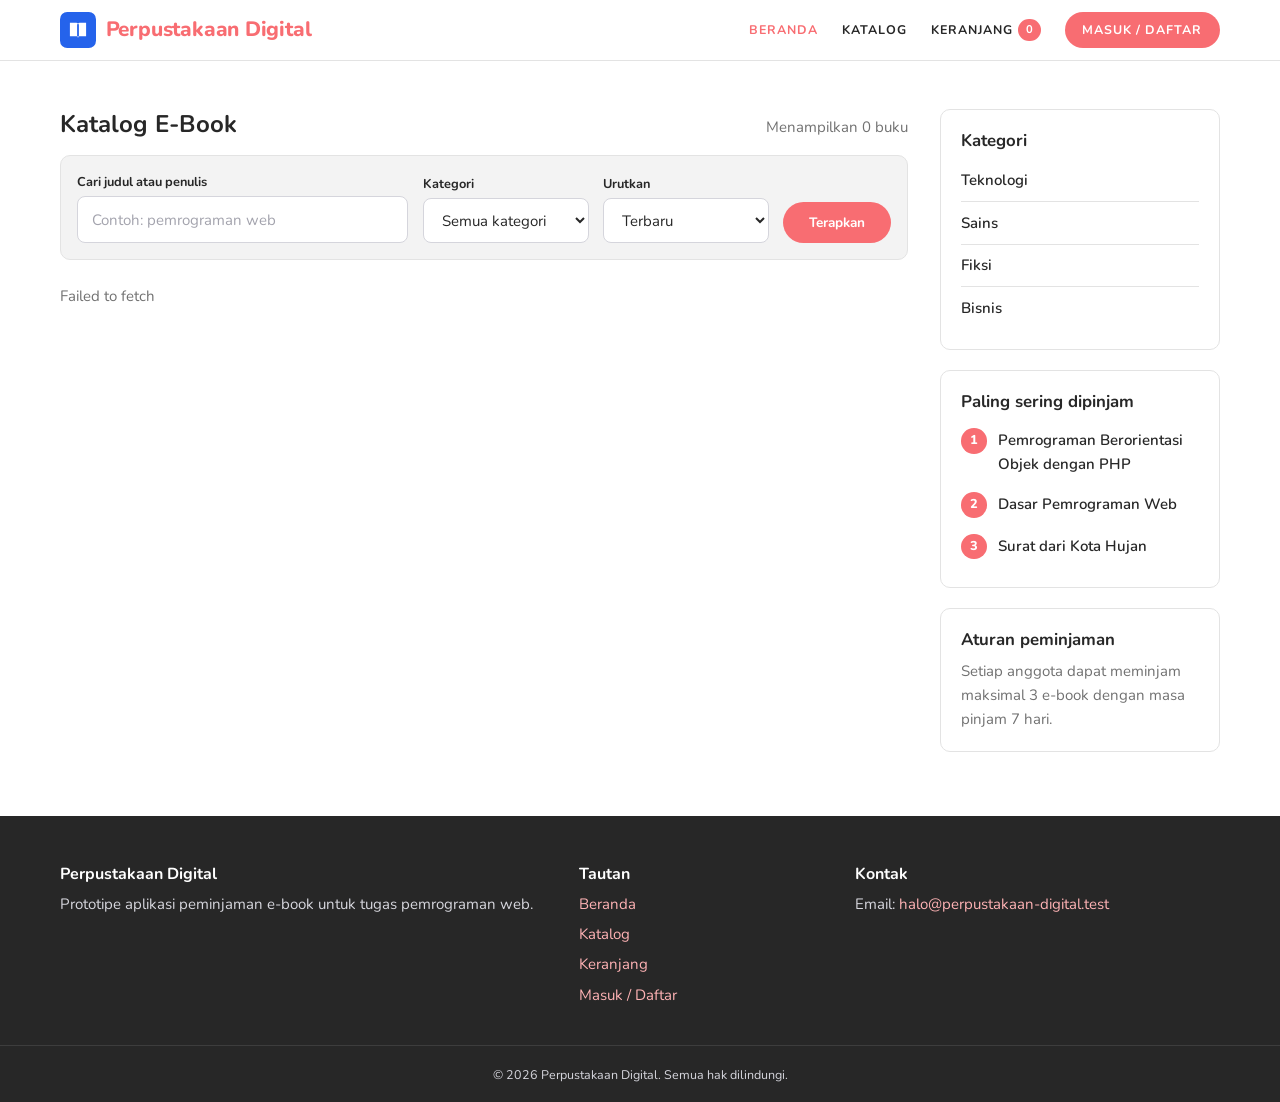
<file: index.html>
<!DOCTYPE html>
<html lang="id">
<head>
  <meta charset="UTF-8">
  <meta name="viewport" content="width=device-width, initial-scale=1">
  <meta name="description" content="Katalog e-book digital. Cari, pilih, dan pinjam buku favoritmu secara online.">
  <title>Katalog E-Book | Perpustakaan Digital</title>

  <!-- CSS utama (dibuat pada tahap berikutnya) -->
  <link rel="stylesheet" href="assets/public/css/style.css">
</head>
<body>

  <!-- Tautan lompat untuk pengguna keyboard / pembaca layar -->
  <a class="skip-link" href="#konten-utama">Lewati ke konten utama</a>

  <!-- ===================== HEADER ===================== -->
  <header class="site-header" id="site-header">
    <div class="container site-header__inner">

      <a class="brand" href="index.html" aria-label="Perpustakaan Digital, ke beranda">
        <img class="brand__logo" src="data:image/svg+xml;utf8,<svg xmlns='http://www.w3.org/2000/svg' width='40' height='40' viewBox='0 0 40 40'><rect width='40' height='40' rx='8' fill='%232563eb'/><path d='M11 12h7a3 3 0 0 1 3 3v14a2 2 0 0 0-2-2h-8V12zm18 0h-7a3 3 0 0 0-3 3v14a2 2 0 0 1 2-2h8V12z' fill='%23ffffff'/></svg>" alt="" width="40" height="40">
        <span class="brand__name">Perpustakaan Digital</span>
      </a>

      <nav class="main-nav" id="main-nav" aria-label="Navigasi utama">
        <ul class="main-nav__list">
          <li><a class="main-nav__link" href="index.html" aria-current="page">Beranda</a></li>
          <li><a class="main-nav__link" href="index.html#katalog">Katalog</a></li>
          <li><a class="main-nav__link" href="cart.html">Keranjang <span class="badge" id="cart-count">0</span></a></li>
          <li><a class="main-nav__link main-nav__link--cta" href="login.html">Masuk / Daftar</a></li>
        </ul>
      </nav>

    </div>
  </header>

  <!-- ===================== MAIN ===================== -->
  <main id="konten-utama">

    <!-- Hero / pengantar -->
    <section class="hero" id="hero" aria-labelledby="hero-judul">

    </section>

    <div class="container layout">

      <!-- Katalog -->
      <section class="catalog" id="katalog" aria-labelledby="katalog-judul">
        <header class="section-header">
          <h2 id="katalog-judul">Katalog E-Book</h2>
          <p class="section-header__desc">Menampilkan <span id="jumlah-buku">6</span> buku</p>
        </header>

        <!-- Pencarian & filter (logika diisi Anggota C) -->
        <form class="filter" id="form-filter" role="search" aria-label="Cari dan filter e-book" action="#" method="get">
          <div class="filter__field filter__field--search">
            <label for="cari-buku">Cari judul atau penulis</label>
            <input type="search" id="cari-buku" name="q" placeholder="Contoh: pemrograman web">
          </div>

          <div class="filter__field">
            <label for="filter-kategori">Kategori</label>
            <select id="filter-kategori" name="kategori">
              <option value="">Semua kategori</option>
              <option value="teknologi">Teknologi</option>
              <option value="sains">Sains</option>
              <option value="fiksi">Fiksi</option>
              <option value="bisnis">Bisnis</option>
            </select>
          </div>

          <div class="filter__field">
            <label for="urutkan">Urutkan</label>
            <select id="urutkan" name="urutkan">
              <option value="terbaru">Terbaru</option>
              <option value="judul">Judul (A–Z)</option>
              <option value="populer">Terpopuler</option>
            </select>
          </div>

          <button class="btn btn--primary" type="submit">Terapkan</button>
        </form>

        <!-- Daftar buku -->
        <div class="book-grid" id="daftar-buku">

        </div>

        <!-- Paginasi -->
        <nav class="pagination" id="pagination-katalog" aria-label="Halaman katalog">
          <ul class="pagination__list"></ul>
        </nav>
      </section>

      <!-- Sidebar -->
      <aside class="sidebar" aria-label="Informasi tambahan">

        <section class="sidebar__block" aria-labelledby="aside-kategori">
          <h2 id="aside-kategori">Kategori</h2>
          <ul class="category-list">
            <li><a href="#katalog" data-kategori="teknologi">Teknologi</a></li>
            <li><a href="#katalog" data-kategori="sains">Sains</a></li>
            <li><a href="#katalog" data-kategori="fiksi">Fiksi</a></li>
            <li><a href="#katalog" data-kategori="bisnis">Bisnis</a></li>
          </ul>
        </section>

        <section class="sidebar__block" aria-labelledby="aside-populer">
          <h2 id="aside-populer">Paling sering dipinjam</h2>
          <ol class="popular-list">
            <li><a href="#detail-2">Pemrograman Berorientasi Objek dengan PHP</a></li>
            <li><a href="#detail-1">Dasar Pemrograman Web</a></li>
            <li><a href="#detail-4">Surat dari Kota Hujan</a></li>
          </ol>
        </section>

        <section class="sidebar__block" aria-labelledby="aside-aturan">
          <h2 id="aside-aturan">Aturan peminjaman</h2>
          <p>Setiap anggota dapat meminjam maksimal 3 e-book dengan masa pinjam 7 hari.</p>
        </section>

      </aside>

    </div>
  </main>

  <!-- ===================== FOOTER ===================== -->
  <footer class="site-footer" id="site-footer">
    <div class="container site-footer__inner">

      <section class="site-footer__about" aria-labelledby="footer-tentang">
        <h2 id="footer-tentang">Perpustakaan Digital</h2>
        <p>Prototipe aplikasi peminjaman e-book untuk tugas pemrograman web.</p>
      </section>

      <nav class="site-footer__nav" aria-label="Navigasi footer">
        <h2>Tautan</h2>
        <ul>
          <li><a href="index.html">Beranda</a></li>
          <li><a href="index.html#katalog">Katalog</a></li>
          <li><a href="cart.html">Keranjang</a></li>
          <li><a href="login.html">Masuk / Daftar</a></li>
        </ul>
      </nav>

      <address class="site-footer__contact">
        <h2>Kontak</h2>
        <p>Email: <a href="mailto:halo@perpustakaan-digital.test">halo@perpustakaan-digital.test</a></p>
      </address>

    </div>
    <p class="site-footer__copy">
      <small>&copy; 2026 Perpustakaan Digital. Semua hak dilindungi.</small>
    </p>
  </footer>

  <!-- ===================== SCRIPTS ===================== -->
  <script src="assets/js/app.js"></script>
  <script src="assets/js/book.js"></script>
  <script src="assets/js/auth.js"></script>
  <script src="assets/js/cart.js"></script>
  <script src="assets/js/features.js"></script>
</body>
</html>
</file>
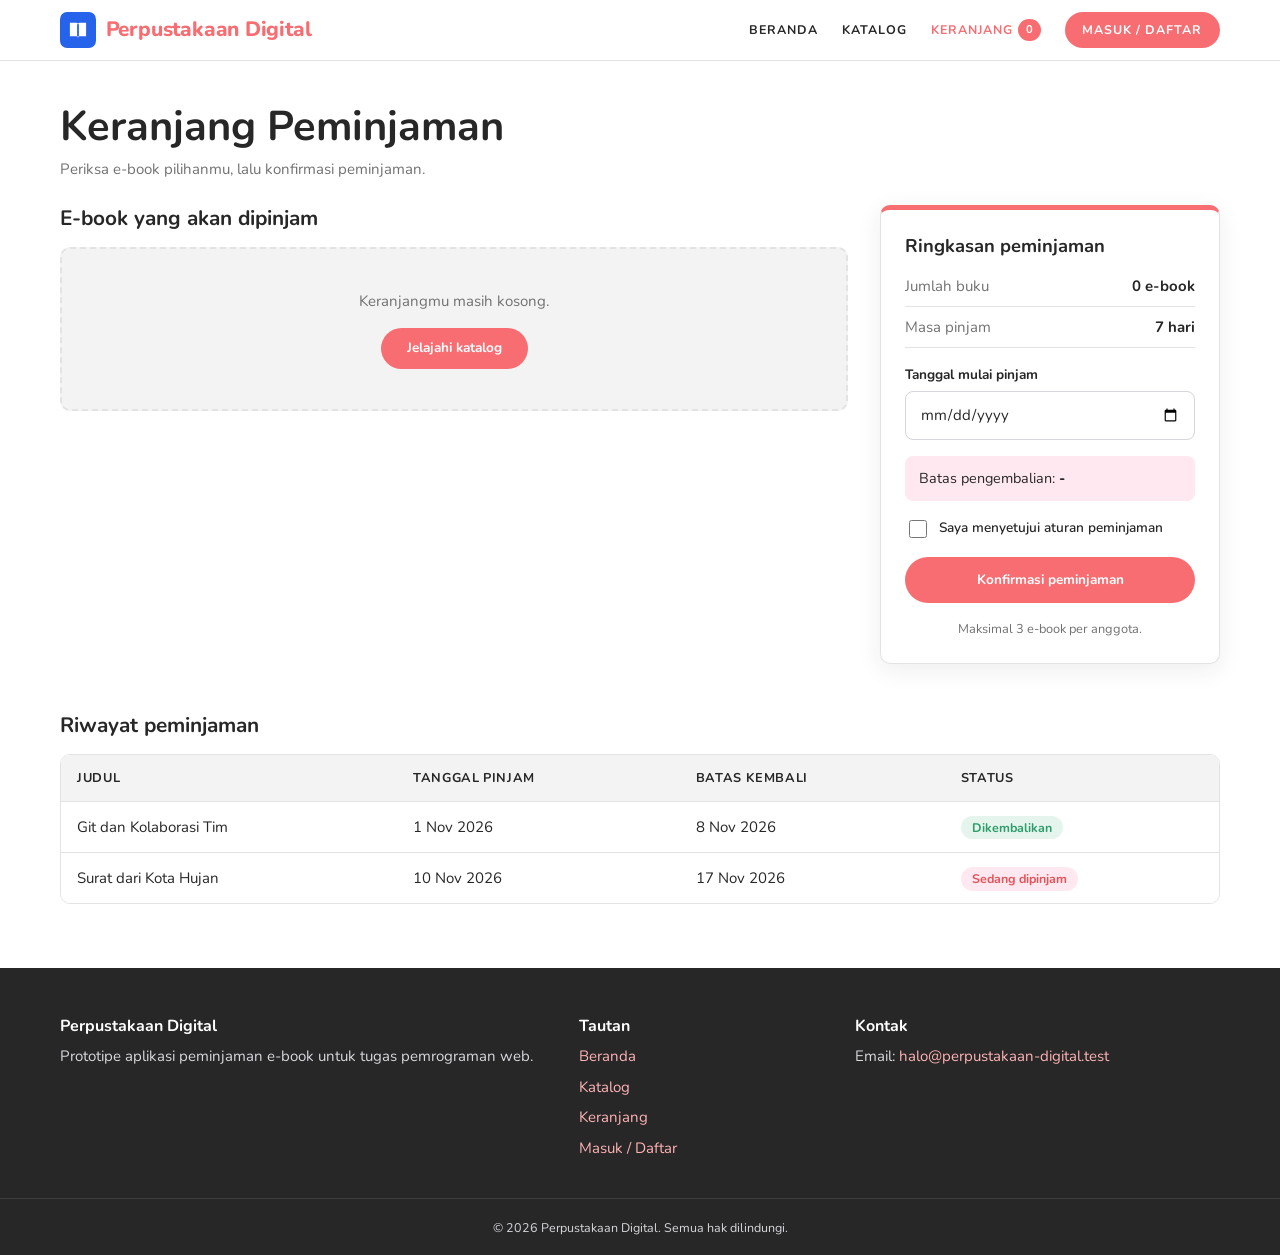
<file: cart.html>
<!DOCTYPE html>
<html lang="id">
<head>
  <meta charset="UTF-8">
  <meta name="viewport" content="width=device-width, initial-scale=1">
  <meta name="description" content="Tinjau e-book yang akan dipinjam dan konfirmasi transaksi peminjaman.">
  <title>Keranjang Peminjaman | Perpustakaan Digital</title>

  <!-- CSS utama -->
  <link rel="stylesheet" href="assets/public/css/style.css">
</head>
<body class="page-cart">

  <!-- Tautan lompat untuk pengguna keyboard / pembaca layar -->
  <a class="skip-link" href="#konten-utama">Lewati ke konten utama</a>

  <!-- ===================== HEADER ===================== -->
  <header class="site-header" id="site-header">
    <div class="container site-header__inner">

      <a class="brand" href="index.html" aria-label="Perpustakaan Digital, ke beranda">
        <img class="brand__logo" src="data:image/svg+xml;utf8,<svg xmlns='http://www.w3.org/2000/svg' width='40' height='40' viewBox='0 0 40 40'><rect width='40' height='40' rx='8' fill='%232563eb'/><path d='M11 12h7a3 3 0 0 1 3 3v14a2 2 0 0 0-2-2h-8V12zm18 0h-7a3 3 0 0 0-3 3v14a2 2 0 0 1 2-2h8V12z' fill='%23ffffff'/></svg>" alt="" width="40" height="40">
        <span class="brand__name">Perpustakaan Digital</span>
      </a>

      <nav class="main-nav" id="main-nav" aria-label="Navigasi utama">
        <ul class="main-nav__list">
          <li><a class="main-nav__link" href="index.html">Beranda</a></li>
          <li><a class="main-nav__link" href="index.html#katalog">Katalog</a></li>
          <li><a class="main-nav__link" href="cart.html" aria-current="page">Keranjang <span class="badge" id="cart-count">2</span></a></li>
          <li><a class="main-nav__link main-nav__link--cta" href="login.html">Masuk / Daftar</a></li>
        </ul>
      </nav>

    </div>
  </header>

  <!-- ===================== MAIN ===================== -->
  <main id="konten-utama">
    <div class="container">

      <header class="page-title">
        <h1>Keranjang Peminjaman</h1>
        <p>Periksa e-book pilihanmu, lalu konfirmasi peminjaman.</p>
      </header>

      <div class="cart-layout">

        <!-- Daftar buku di keranjang -->
        <section class="cart" id="cart" aria-labelledby="judul-cart">
          <h2 id="judul-cart">E-book yang akan dipinjam</h2>

          <div class="cart-list" id="daftar-cart">

          </div>

          <!-- Keadaan kosong (ditampilkan oleh JavaScript bila keranjang kosong) -->
          <div class="cart-empty" id="cart-empty" hidden>
            <p>Keranjangmu masih kosong.</p>
            <a class="btn btn--primary" href="index.html#katalog">Jelajahi katalog</a>
          </div>
        </section>

        <!-- Ringkasan & konfirmasi transaksi -->
        <aside class="summary" aria-labelledby="judul-ringkasan">
          <h2 id="judul-ringkasan">Ringkasan peminjaman</h2>

          <form class="form" id="form-transaksi" action="#" method="post" novalidate>
            <dl class="summary__list">
              <div class="summary__row">
                <dt>Jumlah buku</dt>
                <dd><output id="jumlah-item" name="jumlah">2</output> e-book</dd>
              </div>
              <div class="summary__row">
                <dt>Masa pinjam</dt>
                <dd>7 hari</dd>
              </div>
            </dl>

            <div class="form__group">
              <label for="tanggal-pinjam">Tanggal mulai pinjam</label>
              <input type="date" id="tanggal-pinjam" name="tanggal_pinjam" required>
              <p class="form__hint form__hint--error" id="tanggal-pinjam-error" hidden></p>
            </div>

            <p class="summary__due">
              Batas pengembalian: <output id="tanggal-kembali" name="tanggal_kembali">-</output>
            </p>

            <div class="form__group form__group--inline">
              <input type="checkbox" id="setuju-aturan" name="setuju" required>
              <label for="setuju-aturan">Saya menyetujui aturan peminjaman</label>
            </div>

            <p class="form__error" id="transaksi-error" role="alert" hidden></p>

            <button class="btn btn--primary btn--block" type="submit">Konfirmasi peminjaman</button>
          </form>

          <p class="summary__note">Maksimal 3 e-book per anggota.</p>
        </aside>

      </div>

      <!-- Riwayat transaksi -->
      <section class="history" id="riwayat" aria-labelledby="judul-riwayat">
        <h2 id="judul-riwayat">Riwayat peminjaman</h2>
        <div class="table-wrap">
          <table class="table">
            <caption class="visually-hidden">Daftar riwayat peminjaman e-book</caption>
            <thead>
              <tr>
                <th scope="col">Judul</th>
                <th scope="col">Tanggal pinjam</th>
                <th scope="col">Batas kembali</th>
                <th scope="col">Status</th>
              </tr>
            </thead>
            <tbody id="isi-riwayat">
              <tr>
                <td>Git dan Kolaborasi Tim</td>
                <td><time datetime="2026-11-01">1 Nov 2026</time></td>
                <td><time datetime="2026-11-08">8 Nov 2026</time></td>
                <td><span class="status status--done">Dikembalikan</span></td>
              </tr>
              <tr>
                <td>Surat dari Kota Hujan</td>
                <td><time datetime="2026-11-10">10 Nov 2026</time></td>
                <td><time datetime="2026-11-17">17 Nov 2026</time></td>
                <td><span class="status status--active">Sedang dipinjam</span></td>
              </tr>
            </tbody>
          </table>
        </div>
      </section>

    </div>
  </main>

  <!-- ===================== FOOTER ===================== -->
  <footer class="site-footer" id="site-footer">
    <div class="container site-footer__inner">

      <section class="site-footer__about" aria-labelledby="footer-tentang">
        <h2 id="footer-tentang">Perpustakaan Digital</h2>
        <p>Prototipe aplikasi peminjaman e-book untuk tugas pemrograman web.</p>
      </section>

      <nav class="site-footer__nav" aria-label="Navigasi footer">
        <h2>Tautan</h2>
        <ul>
          <li><a href="index.html">Beranda</a></li>
          <li><a href="index.html#katalog">Katalog</a></li>
          <li><a href="cart.html">Keranjang</a></li>
          <li><a href="login.html">Masuk / Daftar</a></li>
        </ul>
      </nav>

      <address class="site-footer__contact">
        <h2>Kontak</h2>
        <p>Email: <a href="mailto:halo@perpustakaan-digital.test">halo@perpustakaan-digital.test</a></p>
      </address>

    </div>
    <p class="site-footer__copy">
      <small>&copy; 2026 Perpustakaan Digital. Semua hak dilindungi.</small>
    </p>
  </footer>

  <!-- ===================== SCRIPTS ===================== -->
  <script src="assets/js/app.js"></script>
  <script src="assets/js/book.js"></script>
  <script src="assets/js/auth.js"></script>
  <script src="assets/js/cart.js"></script>
  <script src="assets/js/features.js"></script>
</body>
</html>
</file>
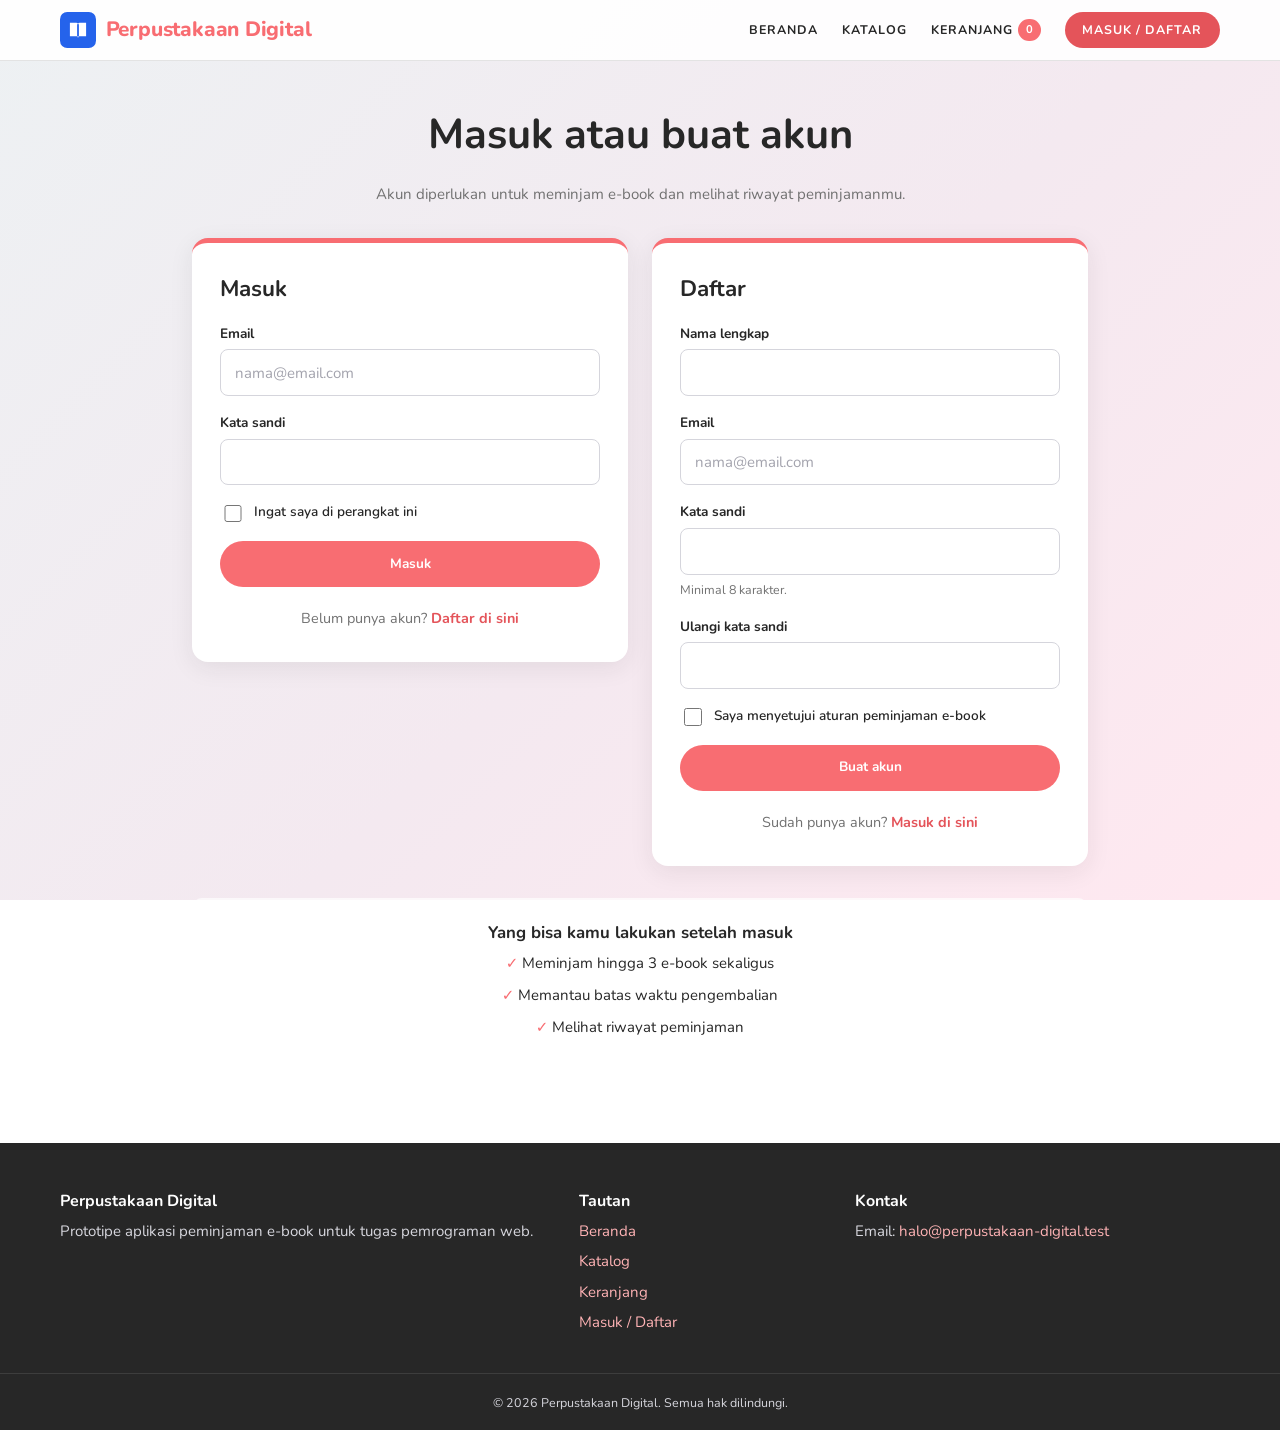
<file: login.html>
<!DOCTYPE html>
<html lang="id">
<head>
  <meta charset="UTF-8">
  <meta name="viewport" content="width=device-width, initial-scale=1">
  <meta name="description" content="Masuk atau daftar akun Perpustakaan Digital untuk mulai meminjam e-book.">
  <title>Masuk &amp; Daftar | Perpustakaan Digital</title>

  <!-- CSS utama (dibuat pada tahap berikutnya) -->
  <link rel="stylesheet" href="assets/public/css/style.css">
</head>
<body class="page-auth">

  <!-- Tautan lompat untuk pengguna keyboard / pembaca layar -->
  <a class="skip-link" href="#konten-utama">Lewati ke konten utama</a>

  <!-- ===================== HEADER ===================== -->
  <header class="site-header" id="site-header">
    <div class="container site-header__inner">

      <a class="brand" href="index.html" aria-label="Perpustakaan Digital, ke beranda">
        <img class="brand__logo" src="data:image/svg+xml;utf8,<svg xmlns='http://www.w3.org/2000/svg' width='40' height='40' viewBox='0 0 40 40'><rect width='40' height='40' rx='8' fill='%232563eb'/><path d='M11 12h7a3 3 0 0 1 3 3v14a2 2 0 0 0-2-2h-8V12zm18 0h-7a3 3 0 0 0-3 3v14a2 2 0 0 1 2-2h8V12z' fill='%23ffffff'/></svg>" alt="" width="40" height="40">
        <span class="brand__name">Perpustakaan Digital</span>
      </a>

      <nav class="main-nav" id="main-nav" aria-label="Navigasi utama">
        <ul class="main-nav__list">
          <li><a class="main-nav__link" href="index.html">Beranda</a></li>
          <li><a class="main-nav__link" href="index.html#katalog">Katalog</a></li>
          <li><a class="main-nav__link" href="cart.html">Keranjang <span class="badge" id="cart-count">0</span></a></li>
          <li><a class="main-nav__link main-nav__link--cta" href="login.html" aria-current="page">Masuk / Daftar</a></li>
        </ul>
      </nav>

    </div>
  </header>

  <!-- ===================== MAIN ===================== -->
  <main id="konten-utama">
    <div class="container auth-layout">

      <header class="auth-intro">
        <h1>Masuk atau buat akun</h1>
        <p>Akun diperlukan untuk meminjam e-book dan melihat riwayat peminjamanmu.</p>
      </header>

      <div class="auth-panels">

        <!-- Panel Login -->
        <section class="auth-panel" id="panel-login" aria-labelledby="judul-login">
          <h2 id="judul-login">Masuk</h2>

          <form class="form" id="form-login" data-redirect="index.html" action="#" method="post" novalidate>
            <p class="form__error" id="login-error" role="alert" hidden></p>

            <div class="form__group">
              <label for="login-email">Email</label>
              <input type="email" id="login-email" name="email" autocomplete="email" placeholder="nama@email.com" required>
              <p class="form__hint form__hint--error" id="login-email-error" hidden></p>
            </div>

            <div class="form__group">
              <label for="login-password">Kata sandi</label>
              <input type="password" id="login-password" name="password" autocomplete="current-password" required>
              <p class="form__hint form__hint--error" id="login-password-error" hidden></p>
            </div>

            <div class="form__group form__group--inline">
              <input type="checkbox" id="login-ingat" name="ingat">
              <label for="login-ingat">Ingat saya di perangkat ini</label>
            </div>

            <button class="btn btn--primary btn--block" type="submit">Masuk</button>
          </form>

          <p class="auth-panel__switch">
            Belum punya akun? <a href="#panel-register">Daftar di sini</a>
          </p>
        </section>

        <!-- Panel Registrasi -->
        <section class="auth-panel" id="panel-register" aria-labelledby="judul-register">
          <h2 id="judul-register">Daftar</h2>

          <form class="form" id="form-register" data-redirect="index.html" action="#" method="post" novalidate>
            <p class="form__error" id="register-error" role="alert" hidden></p>

            <div class="form__group">
              <label for="register-nama">Nama lengkap</label>
              <input type="text" id="register-nama" name="nama" autocomplete="name" required>
              <p class="form__hint form__hint--error" id="register-nama-error" hidden></p>
            </div>

            <div class="form__group">
              <label for="register-email">Email</label>
              <input type="email" id="register-email" name="email" autocomplete="email" placeholder="nama@email.com" required>
              <p class="form__hint form__hint--error" id="register-email-error" hidden></p>
            </div>

            <div class="form__group">
              <label for="register-password">Kata sandi</label>
              <input type="password" id="register-password" name="password" autocomplete="new-password" minlength="8" required aria-describedby="register-password-hint">
              <p class="form__hint" id="register-password-hint">Minimal 8 karakter.</p>
              <p class="form__hint form__hint--error" id="register-password-error" hidden></p>
            </div>

            <div class="form__group">
              <label for="register-konfirmasi">Ulangi kata sandi</label>
              <input type="password" id="register-konfirmasi" name="konfirmasi" autocomplete="new-password" minlength="8" required>
              <p class="form__hint form__hint--error" id="register-konfirmasi-error" hidden></p>
            </div>

            <div class="form__group form__group--inline">
              <input type="checkbox" id="register-setuju" name="setuju" required>
              <label for="register-setuju">Saya menyetujui aturan peminjaman e-book</label>
            </div>

            <button class="btn btn--primary btn--block" type="submit">Buat akun</button>
          </form>

          <p class="auth-panel__switch">
            Sudah punya akun? <a href="#panel-login">Masuk di sini</a>
          </p>
        </section>

      </div>

      <!-- Informasi pendukung -->
      <aside class="auth-aside" aria-labelledby="aside-manfaat">
        <h2 id="aside-manfaat">Yang bisa kamu lakukan setelah masuk</h2>
        <ul class="benefit-list">
          <li>Meminjam hingga 3 e-book sekaligus</li>
          <li>Memantau batas waktu pengembalian</li>
          <li>Melihat riwayat peminjaman</li>
        </ul>
      </aside>

    </div>
  </main>

  <!-- ===================== FOOTER ===================== -->
  <footer class="site-footer" id="site-footer">
    <div class="container site-footer__inner">

      <section class="site-footer__about" aria-labelledby="footer-tentang">
        <h2 id="footer-tentang">Perpustakaan Digital</h2>
        <p>Prototipe aplikasi peminjaman e-book untuk tugas pemrograman web.</p>
      </section>

      <nav class="site-footer__nav" aria-label="Navigasi footer">
        <h2>Tautan</h2>
        <ul>
          <li><a href="index.html">Beranda</a></li>
          <li><a href="index.html#katalog">Katalog</a></li>
          <li><a href="cart.html">Keranjang</a></li>
          <li><a href="login.html">Masuk / Daftar</a></li>
        </ul>
      </nav>

      <address class="site-footer__contact">
        <h2>Kontak</h2>
        <p>Email: <a href="mailto:halo@perpustakaan-digital.test">halo@perpustakaan-digital.test</a></p>
      </address>

    </div>
    <p class="site-footer__copy">
      <small>&copy; 2026 Perpustakaan Digital. Semua hak dilindungi.</small>
    </p>
  </footer>

  <!-- ===================== SCRIPTS ===================== -->
   <script src="assets/js/app.js"></script>
  <script src="assets/js/book.js"></script>
  <script src="assets/js/auth.js"></script>
  <script src="assets/js/cart.js"></script>
  <script src="assets/js/features.js"></script>
</body>
</html>
</file>
<file: assets/public/css/style.css>
/* ==========================================================
   Perpustakaan Digital - style.css
   Tema: coral + pastel (terinspirasi tampilan Bookly), CSS murni
   Isi: 1. Variabel  2. Reset & dasar  3. Komponen umum
        4. Header & footer  5. Beranda  6. Login/Register
        7. Responsif
   Catatan: gaya halaman Keranjang ditambahkan di bagian 6b
   saat keranjang.html dibuat.
   ========================================================== */

@import url("https://fonts.googleapis.com/css2?family=Nunito:wght@400;600;700;800&display=swap");

/* ---------- 1. Variabel (ubah warna tema di sini saja) ---------- */
:root {
  /* Palet diambil dari tema Bookly */
  --c-primary: #f86d72;
  --c-primary-dark: #e4545a;
  --c-primary-soft: #ffe8f0;
  --c-text: #272727;
  --c-muted: #717171;
  --c-border: #e3e3e3;
  --c-bg: #ffffff;
  --c-bg-soft: #f3f3f3;
  --c-success: #2e9d6a;
  --c-danger: #d6453d;
  --c-footer: #272727;

  --grad-soft: linear-gradient(135deg, #edf1f3 0%, #f4e9f0 55%, #ffe8f0 100%);

  --font: "Nunito", "Segoe UI", system-ui, -apple-system, sans-serif;
  --radius: 10px;
  --radius-pill: 999px;
  --shadow: 0 6px 24px rgba(39, 39, 39, 0.08);
  --container: 1200px;
}

/* ---------- 2. Reset & dasar ---------- */
*, *::before, *::after { box-sizing: border-box; }

html { scroll-behavior: smooth; }

body {
  margin: 0;
  font-family: var(--font);
  font-size: 15px;
  line-height: 1.6;
  color: var(--c-text);
  background: var(--c-bg);
}

h1, h2, h3 { margin: 0 0 0.5em; line-height: 1.25; font-weight: 700; }
h1 { font-size: clamp(1.8rem, 4vw, 2.6rem); }
h2 { font-size: 1.3rem; }
h3 { font-size: 1rem; }
p { margin: 0 0 1em; }
ul, ol { margin: 0; padding: 0; list-style: none; }
img { max-width: 100%; height: auto; display: block; }
a { color: var(--c-primary-dark); text-decoration: none; }
a:hover { text-decoration: underline; }
address { font-style: normal; }

[hidden] { display: none !important; }

:focus-visible {
  outline: 3px solid rgba(247, 107, 110, 0.55);
  outline-offset: 2px;
}

.container {
  width: 100%;
  max-width: var(--container);
  margin-inline: auto;
  padding-inline: 1.25rem;
}

.skip-link {
  position: absolute;
  left: 1rem;
  top: -4rem;
  z-index: 100;
  padding: 0.6rem 1rem;
  background: var(--c-text);
  color: #fff;
  border-radius: var(--radius);
}
.skip-link:focus { top: 0.75rem; }

/* ---------- 3. Komponen umum ---------- */
.btn {
  display: inline-flex;
  align-items: center;
  justify-content: center;
  gap: 0.4rem;
  padding: 0.65rem 1.5rem;
  font: inherit;
  font-size: 0.85rem;
  font-weight: 700;
  line-height: 1.2;
  border: 2px solid transparent;
  border-radius: var(--radius-pill);
  cursor: pointer;
  text-decoration: none;
}
.btn:hover { text-decoration: none; }

.btn--primary { background: var(--c-primary); color: #fff; }
.btn--primary:hover { background: var(--c-primary-dark); }

.btn--ghost {
  background: transparent;
  color: var(--c-primary-dark);
  border-color: var(--c-primary);
}
.btn--ghost:hover { background: var(--c-primary-soft); }

.btn--block { display: flex; width: 100%; padding-block: 0.8rem; }

.btn:disabled,
.btn[disabled] {
  background: #d9d9df;
  color: #8b8b95;
  border-color: transparent;
  cursor: not-allowed;
}

.badge {
  display: inline-block;
  min-width: 1.4rem;
  padding: 0 0.4rem;
  font-size: 0.7rem;
  font-weight: 700;
  line-height: 1.4rem;
  text-align: center;
  color: #fff;
  background: var(--c-primary);
  border-radius: var(--radius-pill);
}

.tag {
  display: inline-block;
  padding: 0.1rem 0.6rem;
  font-size: 0.72rem;
  font-weight: 700;
  color: var(--c-primary-dark);
  background: var(--c-primary-soft);
  border-radius: var(--radius-pill);
}

/* ---------- 4. Header & footer ---------- */
.site-header {
  position: sticky;
  top: 0;
  z-index: 50;
  background: #fff;
  border-bottom: 1px solid var(--c-border);
}
.site-header__inner {
  display: flex;
  flex-wrap: wrap;
  align-items: center;
  justify-content: space-between;
  gap: 0.5rem 1.5rem;
  padding-block: 0.75rem;
}

.brand { display: inline-flex; align-items: center; gap: 0.6rem; color: var(--c-text); }
.brand:hover { text-decoration: none; }
.brand__logo { width: 36px; height: 36px; }
.brand__name {
  font-size: 1.3rem;
  font-weight: 800;
  letter-spacing: -0.01em;
  color: var(--c-primary);
}

.main-nav__list { display: flex; flex-wrap: wrap; align-items: center; gap: 0.25rem 1.5rem; }
.main-nav__link {
  display: inline-flex;
  align-items: center;
  gap: 0.35rem;
  padding: 0.35rem 0;
  font-size: 0.78rem;
  font-weight: 700;
  letter-spacing: 0.08em;
  text-transform: uppercase;
  color: var(--c-text);
}
.main-nav__link:hover { color: var(--c-primary); text-decoration: none; }
.main-nav__link[aria-current="page"] { color: var(--c-primary); }

.main-nav__link--cta {
  padding: 0.5rem 1.1rem;
  color: #fff;
  background: var(--c-primary);
  border-radius: var(--radius-pill);
}
.main-nav__link--cta:hover { color: #fff; background: var(--c-primary-dark); }
.main-nav__link--cta[aria-current="page"] { color: #fff; background: var(--c-primary-dark); }

.site-footer {
  margin-top: 4rem;
  color: #d7d7de;
  background: var(--c-footer);
}
.site-footer__inner {
  display: grid;
  gap: 2rem;
  padding-block: 3rem 2rem;
}
.site-footer h2 { font-size: 1rem; color: #fff; }
.site-footer a { color: #ffb3b5; }
.site-footer li { margin-bottom: 0.4rem; }
.site-footer__copy {
  margin: 0;
  padding: 1rem 1.25rem;
  text-align: center;
  border-top: 1px solid rgba(255, 255, 255, 0.1);
}

/* ---------- 5. Beranda ---------- */
.hero { background: var(--grad-soft); }
.hero__inner {
  display: grid;
  align-items: center;
  gap: 2rem;
  padding-block: 3rem;
}
.hero__lead { max-width: 34ch; font-size: 1.05rem; color: var(--c-muted); }
.hero__figure img {
  width: 100%;
  max-width: 480px;
  margin-inline: auto;
  border-radius: var(--radius);
  box-shadow: var(--shadow);
  object-fit: cover;
}

.layout {
  display: grid;
  gap: 2rem;
  padding-block: 3rem 0;
}

.section-header {
  display: flex;
  flex-wrap: wrap;
  align-items: baseline;
  justify-content: space-between;
  gap: 0.25rem 1rem;
  margin-bottom: 1rem;
}
.section-header h2 { margin: 0; font-size: 1.5rem; }
.section-header__desc { margin: 0; color: var(--c-muted); }

/* Filter & pencarian */
.filter {
  display: grid;
  gap: 0.9rem;
  align-items: end;
  margin-bottom: 1.5rem;
  padding: 1rem;
  background: var(--c-bg-soft);
  border: 1px solid var(--c-border);
  border-radius: var(--radius);
}
.filter__field label {
  display: block;
  margin-bottom: 0.25rem;
  font-size: 0.8rem;
  font-weight: 700;
}

/* Input umum (dipakai filter dan form) */
input[type="text"],
input[type="email"],
input[type="password"],
input[type="search"],
select {
  width: 100%;
  padding: 0.65rem 0.9rem;
  font: inherit;
  color: var(--c-text);
  background: #fff;
  border: 1px solid #d5d5dc;
  border-radius: 8px;
}
input::placeholder { color: #a3a3ad; }
input:focus,
select:focus {
  border-color: var(--c-primary);
  outline: 3px solid rgba(247, 107, 110, 0.25);
  outline-offset: 0;
}

/* Kartu buku */
.book-grid {
  display: grid;
  grid-template-columns: repeat(auto-fill, minmax(180px, 1fr));
  gap: 1.1rem;
}
.book-card {
  display: flex;
  flex-direction: column;
  padding: 0.75rem;
  background: #fff;
  border: 1px solid var(--c-border);
  border-radius: var(--radius);
}
.book-card__cover {
  margin: 0 0 0.75rem;
  aspect-ratio: 3 / 4;
  overflow: hidden;
  background: var(--c-bg-soft);
  border-radius: 6px;
}
.book-card__cover img { width: 100%; height: 100%; object-fit: cover; }
.book-card__body { flex: 1; }
.book-card__title { margin-bottom: 0.15rem; font-size: 0.95rem; }
.book-card__author { margin-bottom: 0.5rem; font-size: 0.82rem; color: var(--c-muted); }
.book-card__meta {
  display: flex;
  flex-wrap: wrap;
  align-items: center;
  gap: 0.4rem 0.6rem;
  margin-bottom: 0.75rem;
}
.book-card__status { font-size: 0.78rem; font-weight: 700; }
.book-card__status--available { color: var(--c-success); }
.book-card__status--borrowed { color: var(--c-danger); }
.book-card__footer { display: flex; gap: 0.5rem; }
.book-card__footer .btn { flex: 1; padding: 0.5rem 0.4rem; font-size: 0.78rem; }

/* Paginasi */
.pagination { margin-top: 2rem; }
.pagination__list { display: flex; flex-wrap: wrap; justify-content: center; gap: 0.4rem; }
.pagination__link {
  display: inline-block;
  min-width: 2.4rem;
  padding: 0.45rem 0.8rem;
  text-align: center;
  font-weight: 700;
  color: var(--c-text);
  border: 1px solid var(--c-border);
  border-radius: var(--radius-pill);
}
.pagination__link:hover { background: var(--c-primary-soft); text-decoration: none; }
.pagination__link[aria-current="page"] {
  color: #fff;
  background: var(--c-primary);
  border-color: var(--c-primary);
}

/* Sidebar */
.sidebar { display: grid; gap: 1.25rem; align-content: start; }
.sidebar__block {
  padding: 1.25rem;
  background: #fff;
  border: 1px solid var(--c-border);
  border-radius: var(--radius);
}
.sidebar__block h2 { font-size: 1.05rem; }
.sidebar__block p { margin: 0; color: var(--c-muted); }
.category-list li + li { border-top: 1px solid var(--c-border); }
.category-list a { display: block; padding: 0.55rem 0; color: var(--c-text); font-weight: 600; }
.category-list a:hover { color: var(--c-primary); text-decoration: none; }
.popular-list { counter-reset: populer; }
.popular-list li {
  counter-increment: populer;
  display: flex;
  gap: 0.7rem;
  padding: 0.5rem 0;
}
.popular-list li::before {
  content: counter(populer);
  flex: none;
  width: 1.6rem;
  height: 1.6rem;
  font-size: 0.8rem;
  font-weight: 800;
  line-height: 1.6rem;
  text-align: center;
  color: #fff;
  background: var(--c-primary);
  border-radius: 50%;
}
.popular-list a { color: var(--c-text); font-weight: 600; }

/* ---------- 6. Login / Register ---------- */
.page-auth { background: var(--grad-soft); background-attachment: fixed; }
.page-auth .site-header { background: rgba(255, 255, 255, 0.9); }

.auth-layout { padding-block: 3rem 1rem; }
.auth-intro { max-width: 36rem; margin: 0 auto 2rem; text-align: center; }
.auth-intro p { color: var(--c-muted); }

.auth-panels { display: grid; gap: 1.5rem; max-width: 56rem; margin-inline: auto; }
.auth-panel {
  padding: 2rem 1.75rem;
  background: #fff;
  border-radius: 16px;
  border-top: 5px solid var(--c-primary);
  box-shadow: var(--shadow);
}
.auth-panel h2 { margin-bottom: 1.25rem; font-size: 1.4rem; }
.auth-panel__switch { margin: 1.25rem 0 0; font-size: 0.9rem; text-align: center; color: var(--c-muted); }
.auth-panel__switch a { font-weight: 700; }

.form { display: grid; gap: 1rem; }
.form__group label { display: block; margin-bottom: 0.3rem; font-size: 0.85rem; font-weight: 700; }
.form__group--inline { display: flex; align-items: flex-start; gap: 0.6rem; }
.form__group--inline label { margin: 0; font-weight: 600; }
.form__group--inline input { width: 1.1rem; height: 1.1rem; margin-top: 0.2rem; accent-color: var(--c-primary); }
.form__hint { margin: 0.3rem 0 0; font-size: 0.78rem; color: var(--c-muted); }
.form__hint--error { color: var(--c-danger); font-weight: 600; }
.form__error {
  margin: 0;
  padding: 0.7rem 0.9rem;
  font-size: 0.88rem;
  font-weight: 600;
  color: var(--c-danger);
  background: #fdecea;
  border-radius: 8px;
}

.auth-aside {
  max-width: 56rem;
  margin: 2rem auto 0;
  padding: 1.5rem;
  text-align: center;
  background: rgba(255, 255, 255, 0.7);
  border-radius: var(--radius);
}
.auth-aside h2 { font-size: 1.05rem; }
.benefit-list { display: grid; gap: 0.5rem; }
.benefit-list li::before { content: "\2713\00a0"; font-weight: 800; color: var(--c-primary); }

/* ---------- 7. Responsif (mobile-first) ---------- */

/* Tablet >= 640px */
@media (min-width: 640px) {
  .filter { grid-template-columns: repeat(2, 1fr); }
  .filter__field--search { grid-column: 1 / -1; }
  .site-footer__inner { grid-template-columns: repeat(2, 1fr); }
  .site-footer__about { grid-column: 1 / -1; }
}

/* Tablet besar >= 768px */
@media (min-width: 768px) {
  .hero__inner { grid-template-columns: 1.1fr 0.9fr; padding-block: 4.5rem; }
  .auth-panels { grid-template-columns: 1fr 1fr; align-items: start; }
  .filter { grid-template-columns: 2fr 1fr 1fr auto; }
  .filter__field--search { grid-column: auto; }
  .site-footer__inner { grid-template-columns: 2fr 1fr 1.5fr; }
  .site-footer__about { grid-column: auto; }
}

/* Desktop >= 992px */
@media (min-width: 992px) {
  .layout { grid-template-columns: minmax(0, 1fr) 280px; }
}

/* HP kecil < 480px */
@media (max-width: 479px) {
  .site-header__inner { justify-content: center; }
  .main-nav__list { justify-content: center; gap: 0.25rem 1rem; }
  .auth-panel { padding: 1.5rem 1.15rem; }
  .book-grid { grid-template-columns: repeat(2, 1fr); gap: 0.75rem; }
  .book-card__footer { flex-direction: column; }
}

/* Hormati preferensi pengguna yang mengurangi gerakan */
@media (prefers-reduced-motion: reduce) {
  html { scroll-behavior: auto; }
}

/* ---------- 6b. Keranjang / Transaksi ---------- */
.visually-hidden {
  position: absolute;
  width: 1px;
  height: 1px;
  margin: -1px;
  padding: 0;
  overflow: hidden;
  clip: rect(0 0 0 0);
  white-space: nowrap;
  border: 0;
}

.page-title { padding-block: 2.5rem 1.5rem; }
.page-title h1 { margin-bottom: 0.25rem; }
.page-title p { margin: 0; color: var(--c-muted); }

.cart-layout { display: grid; gap: 2rem; }
.cart h2, .history h2 { margin-bottom: 1rem; }

.cart-list { display: grid; gap: 0.9rem; }
.cart-item {
  display: grid;
  grid-template-columns: 72px 1fr;
  gap: 0.9rem 1rem;
  align-items: start;
  padding: 0.9rem;
  background: #fff;
  border: 1px solid var(--c-border);
  border-radius: var(--radius);
}
.cart-item__cover {
  margin: 0;
  aspect-ratio: 3 / 4;
  overflow: hidden;
  background: var(--c-bg-soft);
  border-radius: 6px;
}
.cart-item__cover img { width: 100%; height: 100%; object-fit: cover; }
.cart-item__title { margin-bottom: 0.15rem; }
.cart-item__author { margin-bottom: 0.5rem; font-size: 0.85rem; color: var(--c-muted); }
.cart-item__meta { margin: 0; }
.cart-item__footer { grid-column: 1 / -1; }
.cart-item__footer .btn { padding: 0.4rem 1.1rem; font-size: 0.78rem; }

.cart-empty {
  padding: 2.5rem 1.5rem;
  text-align: center;
  background: var(--c-bg-soft);
  border: 2px dashed var(--c-border);
  border-radius: var(--radius);
}
.cart-empty p { color: var(--c-muted); }

.summary {
  align-self: start;
  padding: 1.5rem;
  background: #fff;
  border: 1px solid var(--c-border);
  border-top: 5px solid var(--c-primary);
  border-radius: var(--radius);
  box-shadow: var(--shadow);
}
.summary h2 { font-size: 1.15rem; }
.summary__list { margin: 0; }
.summary__row {
  display: flex;
  justify-content: space-between;
  gap: 1rem;
  padding: 0.5rem 0;
  border-bottom: 1px solid var(--c-border);
}
.summary__row dt { color: var(--c-muted); }
.summary__row dd { margin: 0; font-weight: 700; }
.summary__due {
  margin: 0;
  padding: 0.7rem 0.9rem;
  font-size: 0.9rem;
  background: var(--c-primary-soft);
  border-radius: 8px;
}
.summary__due output { font-weight: 800; }
.summary__note { margin: 1rem 0 0; font-size: 0.8rem; text-align: center; color: var(--c-muted); }
input[type="date"] {
  width: 100%;
  padding: 0.65rem 0.9rem;
  font: inherit;
  color: var(--c-text);
  background: #fff;
  border: 1px solid #d5d5dc;
  border-radius: 8px;
}
input[type="date"]:focus {
  border-color: var(--c-primary);
  outline: 3px solid rgba(247, 107, 110, 0.25);
  outline-offset: 0;
}

.history { padding-top: 3rem; }
.table-wrap { overflow-x: auto; border: 1px solid var(--c-border); border-radius: var(--radius); }
.table { width: 100%; min-width: 34rem; border-collapse: collapse; background: #fff; }
.table th, .table td { padding: 0.8rem 1rem; text-align: left; border-bottom: 1px solid var(--c-border); }
.table thead th { font-size: 0.8rem; text-transform: uppercase; letter-spacing: 0.05em; background: var(--c-bg-soft); }
.table tbody tr:last-child td { border-bottom: 0; }

.status {
  display: inline-block;
  padding: 0.1rem 0.7rem;
  font-size: 0.78rem;
  font-weight: 700;
  border-radius: var(--radius-pill);
}
.status--done { color: var(--c-success); background: #e5f5ee; }
.status--active { color: var(--c-primary-dark); background: var(--c-primary-soft); }

@media (min-width: 560px) {
  .cart-item { grid-template-columns: 80px 1fr auto; align-items: center; }
  .cart-item__footer { grid-column: auto; }
}
@media (min-width: 992px) {
  .cart-layout { grid-template-columns: minmax(0, 1fr) 340px; }
  .summary { position: sticky; top: 5rem; }
}
.pagination__link.is-active {
  background-color: #2563eb;
  color: #ffffff;
  border-color: #2563eb;
  font-weight: 600;
}

.pagination__link.is-disabled {
  opacity: 0.5;
  pointer-events: none;
  cursor: not-allowed;
}
</file>
